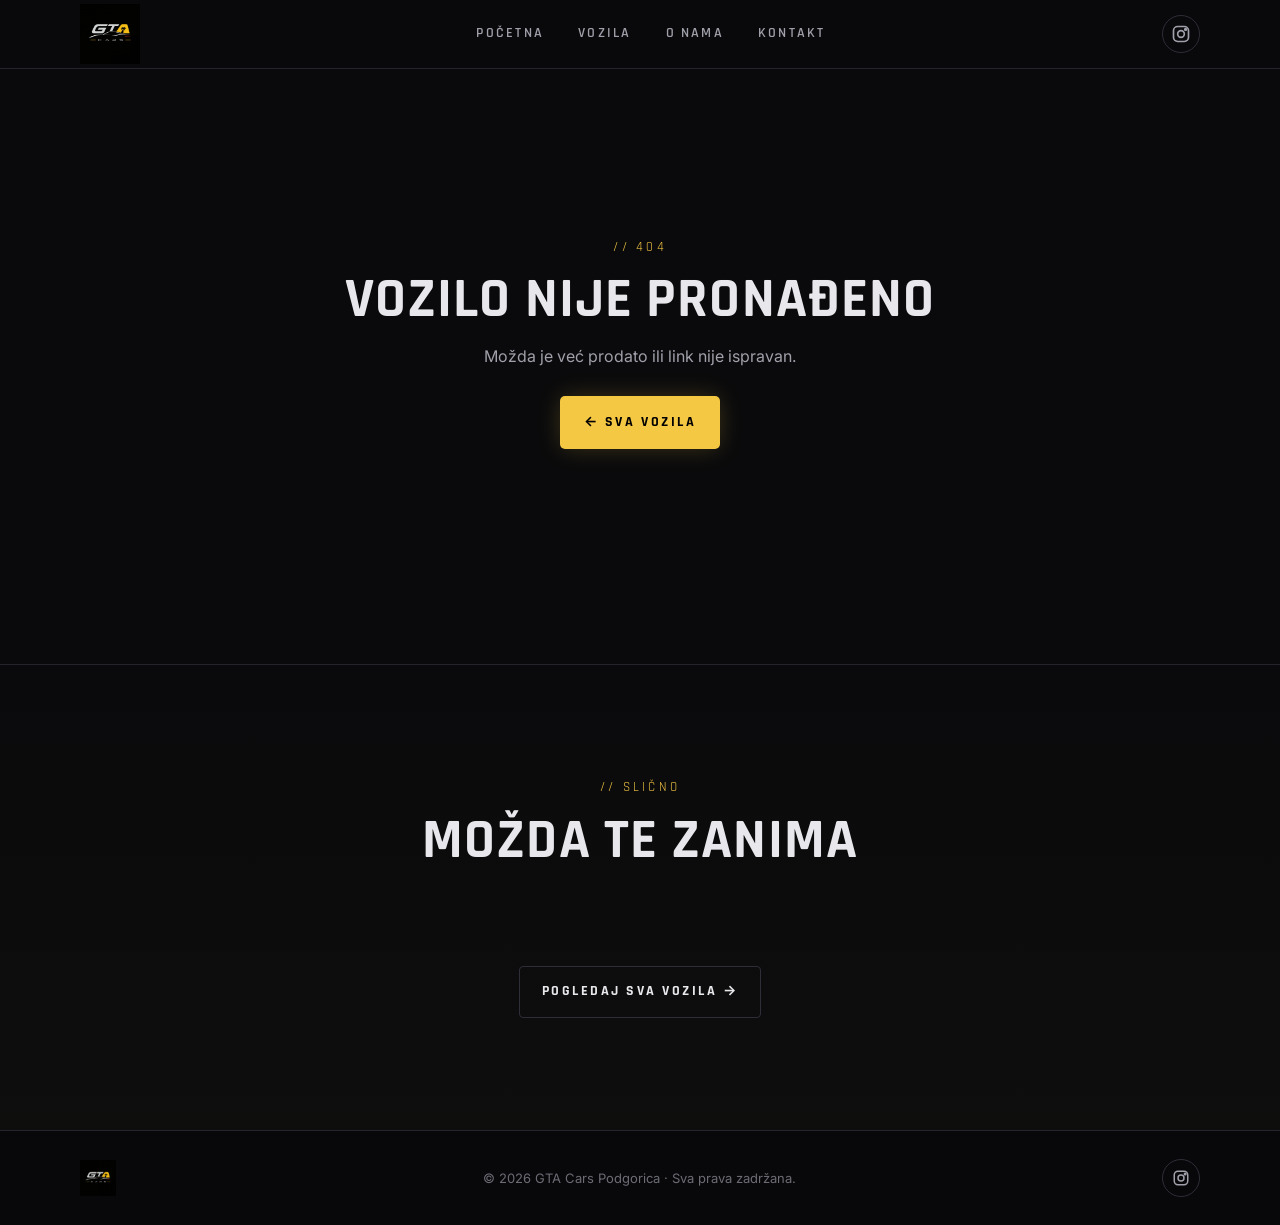
<file: auto.html>
<!doctype html>
<html lang="sr-Latn-ME">
<head>
  <meta charset="utf-8" />
  <meta name="viewport" content="width=device-width, initial-scale=1" />
  <title>Vozilo — GTA Cars Podgorica</title>
  <meta name="description" content="Detalji vozila — GTA Cars Podgorica." />
  <link rel="preconnect" href="https://fonts.googleapis.com" />
  <link rel="preconnect" href="https://fonts.gstatic.com" crossorigin />
  <link href="https://fonts.googleapis.com/css2?family=Rajdhani:wght@500;600;700&family=Inter:wght@400;500;600&display=swap" rel="stylesheet" />
  <link rel="icon" href="data:image/svg+xml,%3Csvg xmlns='http://www.w3.org/2000/svg' viewBox='0 0 32 32'%3E%3Crect width='32' height='32' rx='6' fill='%23000'/%3E%3Ctext x='16' y='23' text-anchor='middle' font-family='Arial,sans-serif' font-weight='900' font-style='italic' font-size='20' fill='%23f5c843'%3EG%3C/text%3E%3C/svg%3E" />
  <link rel="stylesheet" href="style.css" />
</head>
<body>
  <a class="skip" href="#car-detail">Preskoči na sadržaj</a>

  <header class="site-header">
    <div class="container nav-row">
      <a class="brand" href="index.html" aria-label="GTA Cars Podgorica — početna">
        <img class="brand-logo" src="logo.jpeg" alt="GTA Cars Podgorica" />
      </a>
      <nav class="nav" aria-label="Glavna navigacija">
        <a href="index.html">Početna</a>
        <a href="vozila.html">Vozila</a>
        <a href="index.html#o-nama">O nama</a>
        <a href="index.html#kontakt">Kontakt</a>
      </nav>
      <a class="ig-link" href="https://www.instagram.com/_gta_cars_pg_/" target="_blank" rel="noopener" aria-label="Instagram">
        <svg width="20" height="20" viewBox="0 0 24 24" fill="none" stroke="currentColor" stroke-width="2" stroke-linecap="round" stroke-linejoin="round" aria-hidden="true"><rect x="3" y="3" width="18" height="18" rx="5"/><circle cx="12" cy="12" r="4"/><circle cx="17.5" cy="6.5" r="1" fill="currentColor"/></svg>
      </a>
    </div>
  </header>

  <main id="top">

    <section class="detail">
      <div class="container">
        <div id="car-detail">
          <!-- populated by app.js -->
        </div>
      </div>
    </section>

    <section class="cars related-section">
      <div class="container">
        <header class="section-head">
          <div class="kicker">// Slično</div>
          <h2>Možda te zanima</h2>
        </header>
        <div class="car-grid" id="related-grid">
          <!-- populated by app.js -->
        </div>
        <div class="cars-foot">
          <a class="btn btn-ghost" href="vozila.html">Pogledaj sva vozila →</a>
        </div>
      </div>
    </section>

  </main>

  <footer class="site-footer">
    <div class="container footer-row">
      <a class="brand brand-sm" href="index.html" aria-label="GTA Cars Podgorica">
        <img class="brand-logo" src="logo.jpeg" alt="GTA Cars Podgorica" />
      </a>
      <p class="copy">© 2026 GTA Cars Podgorica · Sva prava zadržana.</p>
      <a class="ig-link" href="https://www.instagram.com/_gta_cars_pg_/" target="_blank" rel="noopener" aria-label="Instagram">
        <svg width="18" height="18" viewBox="0 0 24 24" fill="none" stroke="currentColor" stroke-width="2" stroke-linecap="round" stroke-linejoin="round"><rect x="3" y="3" width="18" height="18" rx="5"/><circle cx="12" cy="12" r="4"/><circle cx="17.5" cy="6.5" r="1" fill="currentColor"/></svg>
      </a>
    </div>
  </footer>

  <script src="cars.js"></script>
  <script src="app.js"></script>
</body>
</html>
</file>
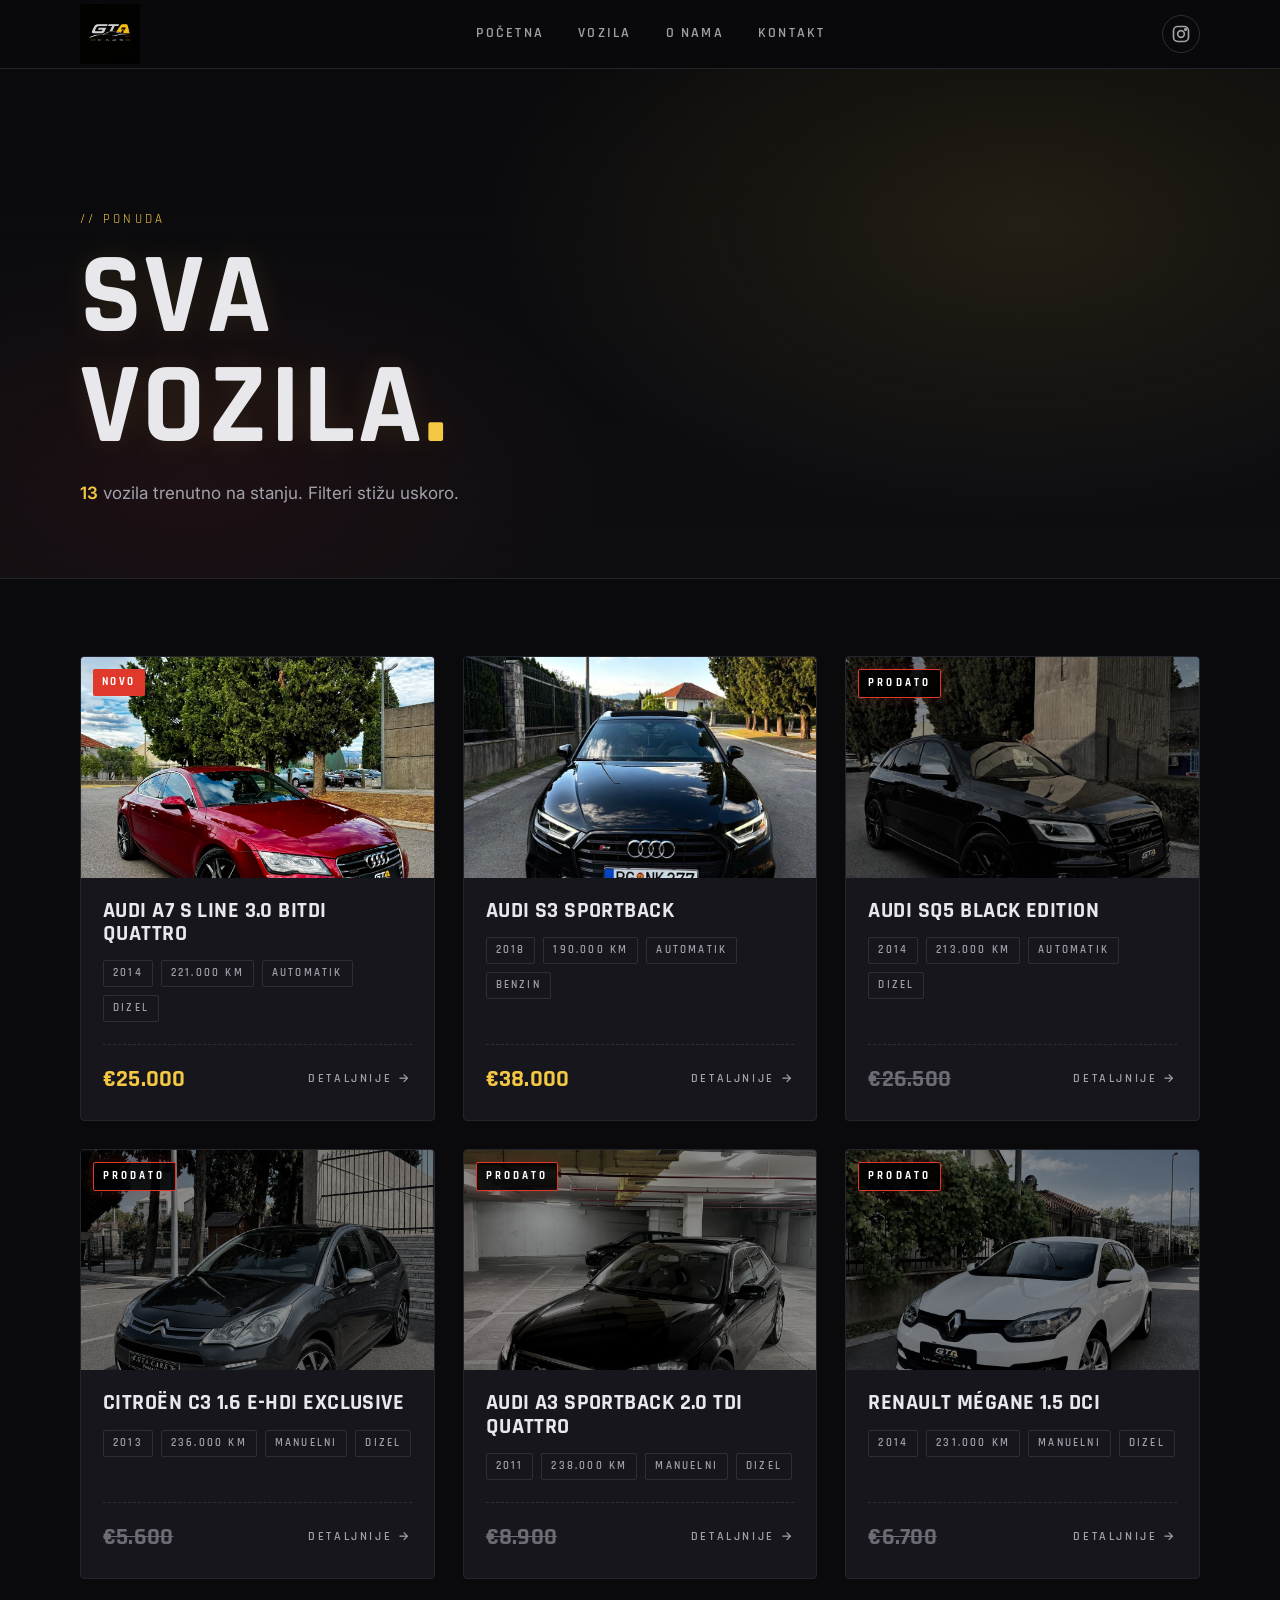
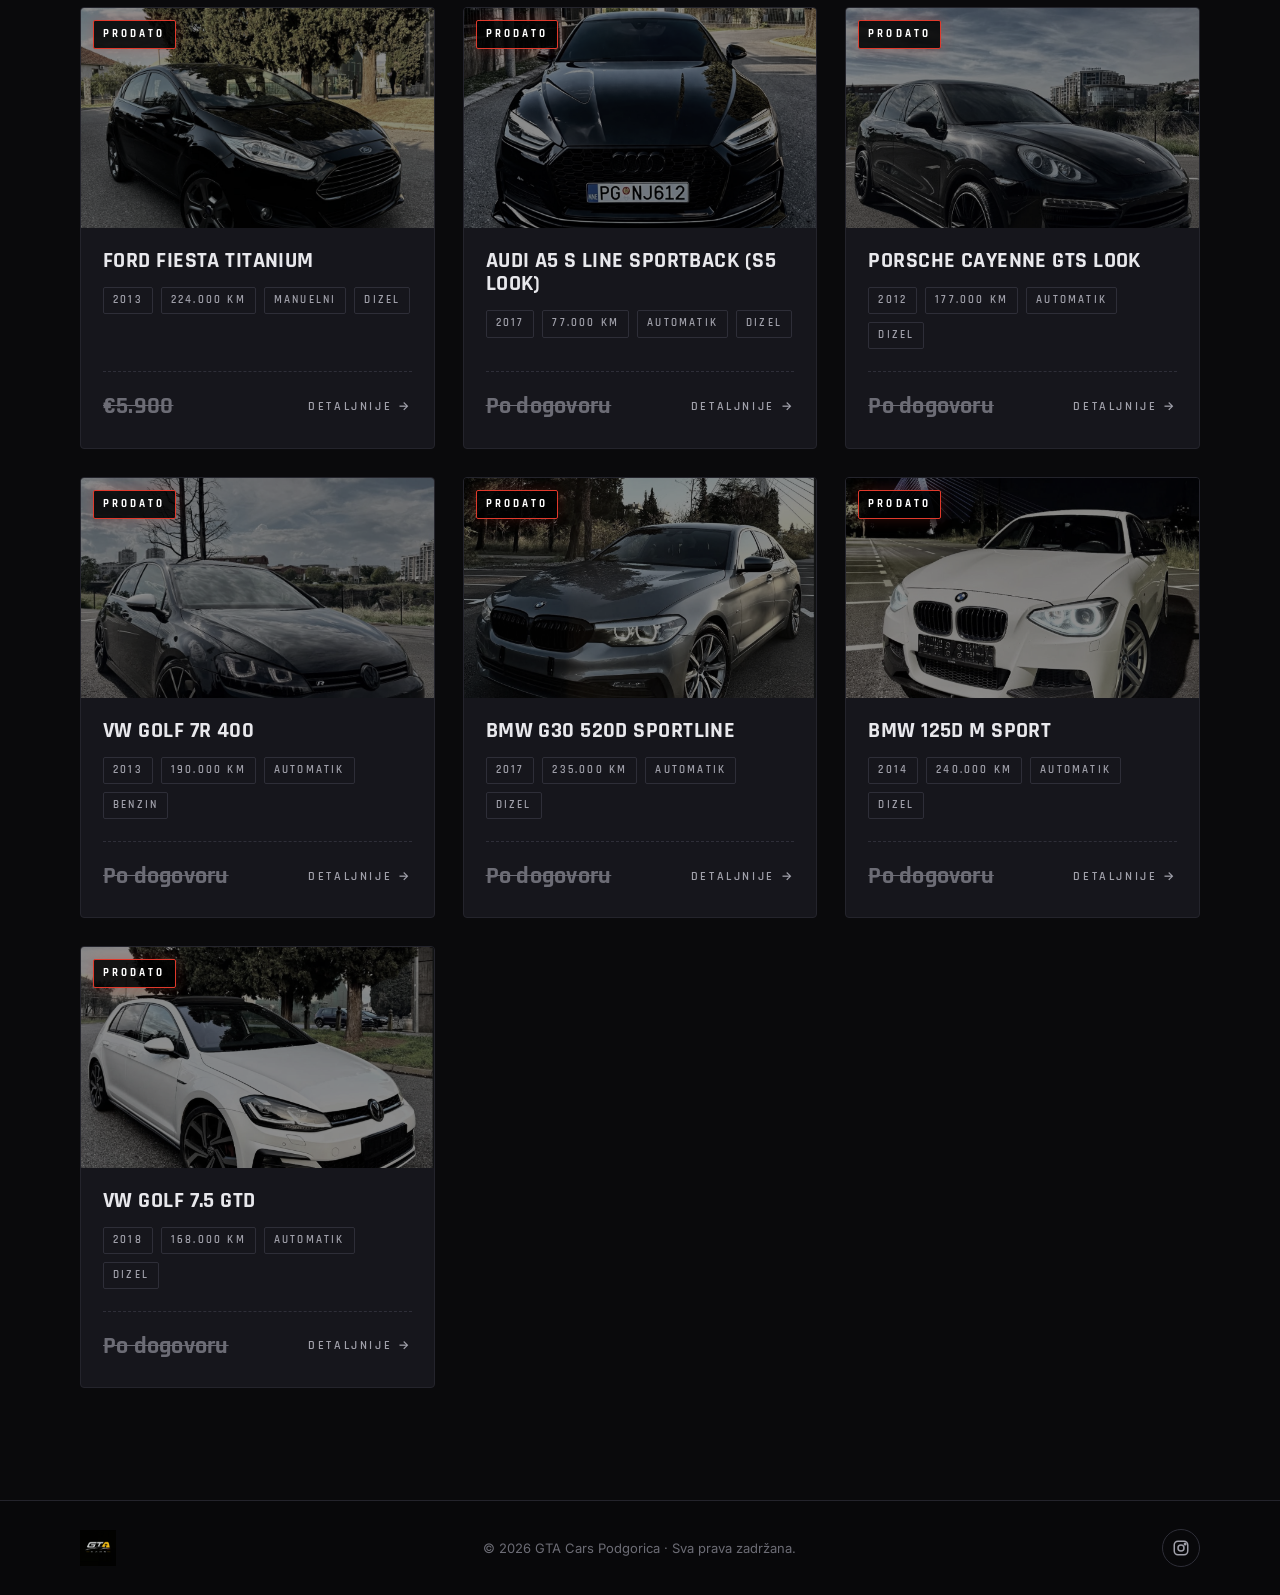
<file: vozila.html>
<!doctype html>
<html lang="sr-Latn-ME">
<head>
  <meta charset="utf-8" />
  <meta name="viewport" content="width=device-width, initial-scale=1" />
  <title>Sva vozila — GTA Cars Podgorica</title>
  <meta name="description" content="Kompletna ponuda vozila — GTA Cars Podgorica." />
  <link rel="preconnect" href="https://fonts.googleapis.com" />
  <link rel="preconnect" href="https://fonts.gstatic.com" crossorigin />
  <link href="https://fonts.googleapis.com/css2?family=Rajdhani:wght@500;600;700&family=Inter:wght@400;500;600&display=swap" rel="stylesheet" />
  <link rel="icon" href="data:image/svg+xml,%3Csvg xmlns='http://www.w3.org/2000/svg' viewBox='0 0 32 32'%3E%3Crect width='32' height='32' rx='6' fill='%23000'/%3E%3Ctext x='16' y='23' text-anchor='middle' font-family='Arial,sans-serif' font-weight='900' font-style='italic' font-size='20' fill='%23f5c843'%3EG%3C/text%3E%3C/svg%3E" />
  <link rel="stylesheet" href="style.css" />
</head>
<body>
  <a class="skip" href="#vozila">Preskoči na ponudu</a>

  <header class="site-header">
    <div class="container nav-row">
      <a class="brand" href="index.html" aria-label="GTA Cars Podgorica — početna">
        <img class="brand-logo" src="logo.jpeg" alt="GTA Cars Podgorica" />
      </a>
      <nav class="nav" aria-label="Glavna navigacija">
        <a href="index.html">Početna</a>
        <a href="vozila.html" aria-current="page">Vozila</a>
        <a href="index.html#o-nama">O nama</a>
        <a href="index.html#kontakt">Kontakt</a>
      </nav>
      <a class="ig-link" href="https://www.instagram.com/_gta_cars_pg_/" target="_blank" rel="noopener" aria-label="Instagram">
        <svg width="20" height="20" viewBox="0 0 24 24" fill="none" stroke="currentColor" stroke-width="2" stroke-linecap="round" stroke-linejoin="round" aria-hidden="true"><rect x="3" y="3" width="18" height="18" rx="5"/><circle cx="12" cy="12" r="4"/><circle cx="17.5" cy="6.5" r="1" fill="currentColor"/></svg>
      </a>
    </div>
  </header>

  <main id="top">

    <section class="page-hero">
      <div class="hero-bg" aria-hidden="true"></div>
      <div class="container page-hero-inner">
        <div class="kicker">// Ponuda</div>
        <h1>Sva<br/>vozila<span class="dot">.</span></h1>
        <p class="page-hero-sub"><span id="car-count">—</span> vozila trenutno na stanju. Filteri stižu uskoro.</p>
      </div>
      <div class="scanlines" aria-hidden="true"></div>
    </section>

    <section id="vozila" class="cars cars-listing">
      <div class="container">
        <div class="car-grid" id="all-cars-grid">
          <!-- populated by app.js -->
        </div>
      </div>
    </section>

  </main>

  <footer class="site-footer">
    <div class="container footer-row">
      <a class="brand brand-sm" href="index.html" aria-label="GTA Cars Podgorica">
        <img class="brand-logo" src="logo.jpeg" alt="GTA Cars Podgorica" />
      </a>
      <p class="copy">© 2026 GTA Cars Podgorica · Sva prava zadržana.</p>
      <a class="ig-link" href="https://www.instagram.com/_gta_cars_pg_/" target="_blank" rel="noopener" aria-label="Instagram">
        <svg width="18" height="18" viewBox="0 0 24 24" fill="none" stroke="currentColor" stroke-width="2" stroke-linecap="round" stroke-linejoin="round"><rect x="3" y="3" width="18" height="18" rx="5"/><circle cx="12" cy="12" r="4"/><circle cx="17.5" cy="6.5" r="1" fill="currentColor"/></svg>
      </a>
    </div>
  </footer>

  <script src="cars.js"></script>
  <script src="app.js"></script>
</body>
</html>
</file>
<file: style.css>
/* ==========================================================
   GTA Cars Podgorica — demo styles
   single-page, no JS
   ========================================================== */

:root {
  --bg: #0a0a0c;
  --bg-elev: #15151a;
  --bg-card: #16161c;
  --line: #24242c;
  --line-2: #2e2e38;
  --text: #e8e8ec;
  --text-dim: #a0a0aa;
  --text-mute: #6c6c75;
  --gold: #f5c843;
  --gold-soft: rgba(245, 200, 67, 0.22);
  --rust: #e0392b;
  --rust-soft: rgba(224, 57, 43, 0.22);
  --chrome: #d6d6da;

  --container: 1200px;
  --pad-x: clamp(20px, 4vw, 40px);
  --radius: 4px;

  --font-head: 'Rajdhani', 'Inter', system-ui, sans-serif;
  --font-body: 'Inter', system-ui, -apple-system, sans-serif;
}

/* ---------- reset / base ---------- */

*, *::before, *::after { box-sizing: border-box; }

html { scroll-behavior: smooth; }

body {
  margin: 0;
  background: var(--bg);
  color: var(--text);
  font-family: var(--font-body);
  font-size: 16px;
  line-height: 1.55;
  -webkit-font-smoothing: antialiased;
  text-rendering: optimizeLegibility;
}

img { max-width: 100%; display: block; }

a { color: inherit; text-decoration: none; }

ul { list-style: none; padding: 0; margin: 0; }

h1, h2, h3 {
  font-family: var(--font-head);
  font-weight: 700;
  letter-spacing: 0.02em;
  margin: 0;
  line-height: 1.05;
  text-transform: uppercase;
}

p { margin: 0 0 1em; }

button { font: inherit; }

::selection { background: var(--gold); color: #000; }

:focus-visible {
  outline: 2px solid var(--gold);
  outline-offset: 3px;
}

/* skip link */
.skip {
  position: absolute;
  left: -9999px;
  top: 0;
  background: var(--gold);
  color: #000;
  padding: 8px 14px;
  font-weight: 600;
  z-index: 100;
}
.skip:focus { left: 12px; top: 12px; }

/* ---------- layout primitives ---------- */

.container {
  max-width: var(--container);
  margin: 0 auto;
  padding-left: var(--pad-x);
  padding-right: var(--pad-x);
}

.kicker {
  font-family: var(--font-head);
  font-size: 13px;
  letter-spacing: 0.25em;
  text-transform: uppercase;
  color: var(--gold);
  margin-bottom: 14px;
}

.eyebrow {
  display: inline-block;
  font-family: var(--font-head);
  font-size: 12px;
  letter-spacing: 0.3em;
  text-transform: uppercase;
  color: var(--gold);
  padding: 6px 12px;
  border: 1px solid var(--gold);
  border-radius: 999px;
  background: rgba(245, 200, 67, 0.06);
  margin-bottom: 28px;
}

.section-head {
  text-align: center;
  max-width: 720px;
  margin: 0 auto 56px;
}
.section-head h2 {
  font-size: clamp(32px, 4.5vw, 56px);
}
.section-head .section-sub {
  color: var(--text-dim);
  margin-top: 16px;
}

/* ---------- buttons ---------- */

.btn {
  display: inline-flex;
  align-items: center;
  gap: 10px;
  padding: 14px 22px;
  font-family: var(--font-head);
  font-weight: 700;
  font-size: 14px;
  letter-spacing: 0.18em;
  text-transform: uppercase;
  border: 1px solid transparent;
  border-radius: var(--radius);
  transition: transform .15s ease, box-shadow .2s ease, background .2s ease, color .2s ease;
  cursor: pointer;
  white-space: nowrap;
}

.btn-primary {
  background: var(--gold);
  color: #000;
  box-shadow: 0 0 0 1px var(--gold), 0 0 24px var(--gold-soft);
}
.btn-primary:hover {
  transform: translateY(-1px);
  box-shadow: 0 0 0 1px var(--gold), 0 0 36px var(--gold);
}

.btn-ghost {
  background: transparent;
  color: var(--text);
  border-color: var(--line-2);
}
.btn-ghost:hover {
  border-color: var(--gold);
  color: var(--gold);
  box-shadow: 0 0 22px var(--gold-soft);
}

.btn .arr { font-size: 12px; }

/* ---------- header / nav ---------- */

.site-header {
  position: sticky;
  top: 0;
  z-index: 50;
  background: rgba(10, 10, 12, 0.78);
  backdrop-filter: saturate(140%) blur(10px);
  -webkit-backdrop-filter: saturate(140%) blur(10px);
  border-bottom: 1px solid var(--line);
}

.nav-row {
  display: flex;
  align-items: center;
  justify-content: space-between;
  gap: 24px;
  height: 68px;
}

.brand {
  display: inline-flex;
  align-items: center;
  isolation: isolate;
  line-height: 0;
}
.brand-logo {
  height: 60px;
  width: auto;
  display: block;
  mix-blend-mode: lighten;
  user-select: none;
  -webkit-user-drag: none;
}
.brand-sm .brand-logo { height: 36px; }

.nav {
  display: flex;
  gap: 6px;
  flex-wrap: wrap;
}
.nav a {
  position: relative;
  padding: 10px 14px;
  font-family: var(--font-head);
  font-weight: 600;
  font-size: 14px;
  letter-spacing: 0.16em;
  text-transform: uppercase;
  color: var(--text-dim);
  border-radius: var(--radius);
  transition: color .15s ease;
}
.nav a:hover { color: var(--text); }
.nav a::after {
  content: "";
  position: absolute;
  left: 14px; right: 14px; bottom: 4px;
  height: 1px;
  background: var(--gold);
  transform: scaleX(0);
  transform-origin: left;
  transition: transform .2s ease;
}
.nav a:hover::after { transform: scaleX(1); }

.ig-link {
  display: inline-flex;
  align-items: center;
  justify-content: center;
  width: 38px; height: 38px;
  border: 1px solid var(--line-2);
  border-radius: 999px;
  color: var(--text-dim);
  transition: color .15s, border-color .15s, box-shadow .2s;
}
.ig-link:hover {
  color: var(--gold);
  border-color: var(--gold);
  box-shadow: 0 0 18px var(--gold-soft);
}

/* ---------- hero ---------- */

.hero {
  position: relative;
  isolation: isolate;
  overflow: hidden;
  min-height: clamp(560px, 84vh, 820px);
  display: flex;
  align-items: center;
}

.hero-bg {
  position: absolute; inset: 0;
  background:
    radial-gradient(900px 500px at 80% 30%, rgba(245,200,67,0.10), transparent 60%),
    radial-gradient(700px 400px at 15% 80%, rgba(224,57,43,0.08), transparent 60%),
    linear-gradient(180deg, #0a0a0c 0%, #0d0d12 100%);
  z-index: -3;
}

.hero-img {
  position: absolute; inset: 0;
  width: 100%; height: 100%;
  object-fit: cover;
  opacity: 0.55;
  z-index: -2;
  filter: saturate(1.05) contrast(1.05);
}

.hero-overlay {
  position: absolute; inset: 0;
  background:
    linear-gradient(90deg, rgba(10,10,12,0.92) 0%, rgba(10,10,12,0.55) 55%, rgba(10,10,12,0.25) 100%),
    linear-gradient(180deg, rgba(10,10,12,0.4) 0%, rgba(10,10,12,0.85) 100%);
  z-index: -1;
}

.scanlines {
  position: absolute; inset: 0;
  background-image: repeating-linear-gradient(
    to bottom,
    rgba(255,255,255,0.03) 0 1px,
    transparent 1px 3px
  );
  pointer-events: none;
  mix-blend-mode: overlay;
  opacity: 0.5;
}

.hero-inner {
  position: relative;
  width: 100%;
  padding-top: 80px;
  padding-bottom: 80px;
}

.hero-title {
  font-size: clamp(64px, 12vw, 156px);
  letter-spacing: -0.01em;
  margin: 0 0 24px;
  line-height: 0.92;
  text-shadow: 0 0 30px rgba(245,200,67,0.15);
}
.hero-title .dot { color: var(--gold); }

.hero-sub {
  max-width: 540px;
  font-size: clamp(16px, 1.6vw, 18px);
  color: var(--text-dim);
  margin-bottom: 36px;
}

.cta-row {
  display: flex;
  gap: 14px;
  flex-wrap: wrap;
}

/* ---------- stats ---------- */

.stats {
  border-top: 1px solid var(--line);
  border-bottom: 1px solid var(--line);
  background: linear-gradient(180deg, #0c0c10 0%, #0a0a0c 100%);
  padding: 56px 0;
}

.stats-grid {
  display: grid;
  grid-template-columns: repeat(3, 1fr);
  gap: 24px;
}

.stat { text-align: center; padding: 12px; }

.stat-num {
  font-family: var(--font-head);
  font-weight: 700;
  font-size: clamp(40px, 5vw, 64px);
  line-height: 1;
  color: var(--text);
  letter-spacing: 0.01em;
}
.stat-num .plus { color: var(--gold); }

.stat-lbl {
  margin-top: 10px;
  font-family: var(--font-head);
  font-size: 12px;
  letter-spacing: 0.25em;
  text-transform: uppercase;
  color: var(--text-mute);
}

/* ---------- cars ---------- */

.cars {
  padding: clamp(64px, 9vw, 112px) 0;
}

.car-grid {
  display: grid;
  grid-template-columns: repeat(3, 1fr);
  gap: 28px;
}

.car {
  position: relative;
  background: var(--bg-card);
  border: 1px solid var(--line);
  border-radius: var(--radius);
  overflow: hidden;
  transition: border-color .2s ease, transform .2s ease, box-shadow .25s ease;
  display: flex;
  flex-direction: column;
}
.car:hover {
  transform: translateY(-3px);
  border-color: var(--gold);
  box-shadow: 0 12px 40px rgba(245,200,67,0.12);
}

.car-img-wrap {
  position: relative;
  aspect-ratio: 16 / 10;
  overflow: hidden;
  background: #0d0d12;
}
.car-img-wrap img {
  width: 100%; height: 100%;
  object-fit: cover;
  transition: transform .6s ease;
}
.car:hover .car-img-wrap img { transform: scale(1.04); }

.badge {
  position: absolute;
  top: 12px; left: 12px;
  z-index: 2;
  font-family: var(--font-head);
  font-size: 11px;
  font-weight: 700;
  letter-spacing: 0.22em;
  text-transform: uppercase;
  padding: 5px 9px;
  background: var(--gold);
  color: #000;
  border-radius: 2px;
}
.badge.alt { background: var(--rust); color: #fff; }
.badge.sold {
  background: rgba(0, 0, 0, 0.85);
  color: #fff;
  border: 1px solid var(--rust);
  letter-spacing: 0.28em;
  box-shadow: 0 0 14px var(--rust-soft);
}

.car.is-sold .car-img-wrap img { filter: grayscale(0.6) brightness(0.55); }
.car.is-sold:hover { transform: none; }
.car.is-sold:hover .car-img-wrap img { filter: grayscale(0.6) brightness(0.6); transform: scale(1); }
.car.is-sold .price { color: var(--text-mute); text-decoration: line-through; text-decoration-thickness: 1px; }

.sold-stamp {
  display: inline-block;
  font-family: var(--font-head);
  font-size: 12px;
  font-weight: 700;
  letter-spacing: 0.3em;
  text-transform: uppercase;
  color: var(--rust);
  border: 1px solid var(--rust);
  background: rgba(224, 57, 43, 0.08);
  padding: 5px 12px;
  border-radius: 2px;
  margin-bottom: 10px;
}
.detail-price.is-sold { color: var(--text-mute); text-decoration: line-through; text-decoration-thickness: 1px; }

.car-body {
  padding: 22px;
  display: flex;
  flex-direction: column;
  flex: 1;
}

.car-body h3 {
  font-size: 22px;
  letter-spacing: 0.02em;
  margin-bottom: 14px;
}

.car-meta {
  display: flex;
  flex-wrap: wrap;
  gap: 8px;
  margin-bottom: 22px;
}
.car-meta li {
  font-family: var(--font-head);
  font-size: 11px;
  font-weight: 600;
  letter-spacing: 0.2em;
  text-transform: uppercase;
  color: var(--text-dim);
  padding: 4px 9px;
  border: 1px solid var(--line-2);
  border-radius: 2px;
}

.car-foot {
  margin-top: auto;
  display: flex;
  align-items: center;
  justify-content: space-between;
  padding-top: 16px;
  border-top: 1px dashed var(--line-2);
}
.price {
  font-family: var(--font-head);
  font-weight: 700;
  font-size: 24px;
  color: var(--gold);
  letter-spacing: 0.01em;
}
.more {
  font-family: var(--font-head);
  font-size: 12px;
  font-weight: 600;
  letter-spacing: 0.22em;
  text-transform: uppercase;
  color: var(--text-dim);
  transition: color .15s;
}
.more:hover { color: var(--rust); }

.cars-foot {
  margin-top: 56px;
  text-align: center;
}

/* ---------- about ---------- */

.about {
  padding: clamp(64px, 9vw, 112px) 0;
  background:
    linear-gradient(180deg, transparent 0%, rgba(224,57,43,0.03) 50%, transparent 100%),
    var(--bg);
  border-top: 1px solid var(--line);
  border-bottom: 1px solid var(--line);
}

.about-grid {
  display: grid;
  grid-template-columns: 1.05fr 1fr;
  gap: clamp(40px, 6vw, 80px);
  align-items: center;
}

.about-copy h2 {
  font-size: clamp(32px, 4.5vw, 52px);
  margin-bottom: 24px;
}
.about-copy p {
  color: var(--text-dim);
  margin-bottom: 16px;
}

.value-list {
  margin-top: 28px;
  display: grid;
  gap: 12px;
}
.value-list li {
  display: flex;
  align-items: center;
  gap: 12px;
  font-family: var(--font-head);
  font-weight: 600;
  font-size: 15px;
  letter-spacing: 0.06em;
  text-transform: uppercase;
  color: var(--text);
}
.value-list .bullet { color: var(--gold); font-size: 12px; }

.about-photo {
  position: relative;
  aspect-ratio: 4 / 5;
}
.about-photo img {
  width: 100%; height: 100%;
  object-fit: cover;
  border-radius: var(--radius);
  position: relative;
  z-index: 1;
}
.about-photo-frame {
  position: absolute;
  inset: -14px -14px 14px 14px;
  border: 1px solid var(--gold);
  border-radius: var(--radius);
  pointer-events: none;
  z-index: 0;
  box-shadow: 0 0 40px var(--gold-soft);
}

/* ---------- contact ---------- */

.contact {
  padding: clamp(64px, 9vw, 112px) 0;
}

.contact-grid {
  display: grid;
  grid-template-columns: 1fr 1.15fr;
  gap: clamp(40px, 5vw, 64px);
  align-items: stretch;
}

.contact-info h2 {
  font-size: clamp(32px, 4vw, 48px);
  margin-bottom: 32px;
}

.contact-list {
  display: grid;
  gap: 22px;
  margin-bottom: 40px;
}
.cl-row { border-left: 2px solid var(--gold); padding-left: 16px; }
.cl-row dt {
  font-family: var(--font-head);
  font-size: 11px;
  font-weight: 600;
  letter-spacing: 0.28em;
  text-transform: uppercase;
  color: var(--text-mute);
  margin-bottom: 6px;
}
.cl-row dd { margin: 0; color: var(--text); font-size: 16px; }
.cl-row a { color: var(--text); border-bottom: 1px solid transparent; transition: border-color .15s, color .15s; }
.cl-row a:hover { color: var(--gold); border-color: var(--gold); }

.socials {
  display: flex;
  gap: 12px;
  flex-wrap: wrap;
}
.soc {
  display: inline-flex;
  align-items: center;
  gap: 10px;
  padding: 10px 16px;
  border: 1px solid var(--line-2);
  border-radius: 999px;
  font-family: var(--font-head);
  font-size: 13px;
  font-weight: 600;
  letter-spacing: 0.18em;
  text-transform: uppercase;
  color: var(--text-dim);
  transition: color .15s, border-color .15s, box-shadow .2s;
}
.soc:hover {
  color: var(--gold);
  border-color: var(--gold);
  box-shadow: 0 0 18px var(--gold-soft);
}

.contact-map {
  min-height: 420px;
  border: 1px solid var(--line-2);
  border-radius: var(--radius);
  overflow: hidden;
  background: var(--bg-elev);
}
.contact-map iframe {
  filter: grayscale(0.6) contrast(1.05) invert(0.88);
}

/* ---------- footer ---------- */

.site-footer {
  border-top: 1px solid var(--line);
  background: #08080a;
  padding: 28px 0;
}
.footer-row {
  display: flex;
  align-items: center;
  justify-content: space-between;
  gap: 18px;
  flex-wrap: wrap;
}
.brand-sm { font-size: 16px; }
.copy {
  margin: 0;
  font-size: 13px;
  color: var(--text-mute);
}

/* ---------- card as full-area link ---------- */

.car .badge { pointer-events: none; z-index: 3; }
.car-link {
  display: flex;
  flex-direction: column;
  flex: 1;
  color: inherit;
}
.car:focus-within {
  border-color: var(--gold);
  box-shadow: 0 12px 40px rgba(245,200,67,0.12);
}
.car-link:hover .more,
.car-link:focus-visible .more { color: var(--rust); }

/* ---------- page-hero (sub-pages) ---------- */

.page-hero {
  position: relative;
  isolation: isolate;
  overflow: hidden;
  padding: clamp(72px, 11vw, 140px) 0 clamp(40px, 6vw, 72px);
  border-bottom: 1px solid var(--line);
}
.page-hero .hero-bg { z-index: -2; }
.page-hero-inner { position: relative; }
.page-hero h1 {
  font-size: clamp(48px, 9vw, 120px);
  line-height: 0.95;
  margin: 12px 0 18px;
  text-shadow: 0 0 30px rgba(245,200,67,0.12);
}
.page-hero h1 .dot { color: var(--gold); }
.page-hero-sub {
  color: var(--text-dim);
  font-size: clamp(15px, 1.4vw, 17px);
  max-width: 540px;
  margin: 0;
}
.page-hero-sub #car-count { color: var(--gold); font-weight: 600; }

/* ---------- breadcrumbs ---------- */

.crumbs {
  font-family: var(--font-head);
  font-size: 12px;
  letter-spacing: 0.2em;
  text-transform: uppercase;
  color: var(--text-mute);
  display: flex;
  flex-wrap: wrap;
  gap: 8px;
  align-items: center;
  margin: 8px 0 28px;
}
.crumbs a { color: var(--text-dim); transition: color .15s; }
.crumbs a:hover { color: var(--gold); }
.crumbs > span { color: var(--line-2); }
.crumbs .crumbs-current { color: var(--text); }

/* ---------- detail layout ---------- */

.detail { padding: clamp(28px, 4vw, 48px) 0 clamp(56px, 8vw, 96px); }

.detail-grid {
  display: grid;
  grid-template-columns: 1.5fr 1fr;
  gap: clamp(28px, 4vw, 56px);
  align-items: start;
}

.detail-body {
  grid-column: 1 / -1;
  display: grid;
  gap: clamp(36px, 5vw, 56px);
  margin-top: clamp(36px, 5vw, 56px);
  padding-top: clamp(36px, 5vw, 56px);
  border-top: 1px solid var(--line);
}
.detail-block .kicker { margin-bottom: 18px; }
.detail-block p { color: var(--text-dim); max-width: 720px; font-size: 16px; }

/* ---------- gallery / carousel ---------- */

.gallery { display: grid; gap: 14px; }

.gal-stage {
  position: relative;
  aspect-ratio: 16 / 10;
  overflow: hidden;
  background: #0d0d12;
  border: 1px solid var(--line);
  border-radius: var(--radius);
  isolation: isolate;
}
.gal-main {
  width: 100%; height: 100%;
  object-fit: cover;
  transition: opacity .25s ease;
}
.gal-stage::after {
  content: "";
  position: absolute; inset: 0;
  background: linear-gradient(180deg, transparent 65%, rgba(0,0,0,0.55) 100%);
  pointer-events: none;
}

.gal-arrow {
  position: absolute;
  top: 50%;
  transform: translateY(-50%);
  width: 48px; height: 48px;
  display: inline-flex;
  align-items: center;
  justify-content: center;
  font-size: 28px;
  line-height: 1;
  font-family: var(--font-head);
  background: rgba(10, 10, 12, 0.7);
  color: var(--text);
  border: 1px solid var(--line-2);
  border-radius: 999px;
  cursor: pointer;
  backdrop-filter: blur(6px);
  -webkit-backdrop-filter: blur(6px);
  transition: color .15s, border-color .15s, background .15s;
  z-index: 2;
}
.gal-arrow:hover {
  color: var(--gold);
  border-color: var(--gold);
  background: rgba(245,200,67,0.10);
  box-shadow: 0 0 20px var(--gold-soft);
}
.gal-prev { left: 14px; }
.gal-next { right: 14px; }

.gal-counter {
  position: absolute;
  right: 14px; bottom: 14px;
  z-index: 2;
  font-family: var(--font-head);
  font-size: 12px;
  font-weight: 600;
  letter-spacing: 0.22em;
  text-transform: uppercase;
  color: var(--text);
  padding: 5px 10px;
  background: rgba(10, 10, 12, 0.7);
  border: 1px solid var(--line-2);
  border-radius: 2px;
  backdrop-filter: blur(6px);
  -webkit-backdrop-filter: blur(6px);
}
.gal-counter .gal-i { color: var(--gold); }

.gal-badge { top: 14px; left: 14px; z-index: 2; }

.gal-thumbs {
  display: grid;
  grid-template-columns: repeat(4, 1fr);
  gap: 10px;
}
.gal-thumb {
  position: relative;
  aspect-ratio: 16 / 10;
  overflow: hidden;
  padding: 0;
  background: #0d0d12;
  border: 1px solid var(--line);
  border-radius: var(--radius);
  cursor: pointer;
  transition: border-color .15s, transform .15s, box-shadow .2s;
}
.gal-thumb img {
  width: 100%; height: 100%;
  object-fit: cover;
  transition: transform .3s ease;
}
.gal-thumb:hover { border-color: var(--line-2); transform: translateY(-1px); }
.gal-thumb:hover img { transform: scale(1.05); }
.gal-thumb.is-active {
  border-color: var(--gold);
  box-shadow: 0 0 0 1px var(--gold), 0 0 18px var(--gold-soft);
}

/* ---------- detail aside ---------- */

.detail-aside {
  position: sticky;
  top: 88px;
  max-height: calc(100vh - 104px);
  overflow-y: auto;
  background: var(--bg-card);
  border: 1px solid var(--line);
  border-radius: var(--radius);
  padding: clamp(16px, 1.8vw, 22px);
  scrollbar-width: thin;
  scrollbar-color: var(--line-2) transparent;
}
.detail-aside::-webkit-scrollbar { width: 6px; }
.detail-aside::-webkit-scrollbar-thumb { background: var(--line-2); border-radius: 3px; }
.detail-aside::-webkit-scrollbar-track { background: transparent; }
.detail-aside .kicker { margin-bottom: 8px; }
.detail-aside h1 {
  font-size: clamp(20px, 2.2vw, 26px);
  margin-bottom: 10px;
}
.detail-meta { margin-bottom: 14px; }
.detail-price {
  font-family: var(--font-head);
  font-weight: 700;
  font-size: clamp(28px, 3.2vw, 36px);
  color: var(--gold);
  letter-spacing: 0.01em;
  line-height: 1;
  margin: 0 0 14px;
  padding-bottom: 14px;
  border-bottom: 1px dashed var(--line-2);
}
.detail-cta {
  display: flex;
  gap: 10px;
  flex-wrap: wrap;
  margin-bottom: 12px;
}
.detail-cta .btn {
  flex: 1;
  justify-content: center;
  min-width: 0;
  padding: 11px 14px;
  font-size: 13px;
  letter-spacing: 0.14em;
}
.detail-note {
  font-family: var(--font-head);
  font-size: 10px;
  font-weight: 600;
  letter-spacing: 0.16em;
  text-transform: uppercase;
  color: var(--text-mute);
  display: flex;
  align-items: center;
  gap: 8px;
  line-height: 1.3;
}
.dot-cyan { color: var(--gold); font-size: 8px; }

/* ---------- specs ---------- */

.specs-grid {
  display: grid;
  grid-template-columns: repeat(2, 1fr);
  margin: 0;
  border: 1px solid var(--line);
  border-radius: var(--radius);
  background: var(--bg-card);
  overflow: hidden;
}
.specs-grid .spec {
  display: flex;
  align-items: center;
  justify-content: space-between;
  gap: 18px;
  padding: 14px 18px;
  border-bottom: 1px solid var(--line);
}
.specs-grid .spec:nth-child(odd) { border-right: 1px solid var(--line); }
.specs-grid .spec:nth-last-child(-n+2) { border-bottom: 0; }
.specs-grid dt {
  font-family: var(--font-head);
  font-size: 11px;
  font-weight: 600;
  letter-spacing: 0.22em;
  text-transform: uppercase;
  color: var(--text-mute);
  margin: 0;
}
.specs-grid dd {
  margin: 0;
  font-family: var(--font-head);
  font-weight: 600;
  font-size: 14px;
  color: var(--text);
  text-align: right;
  letter-spacing: 0.04em;
}

.features-list {
  grid-template-columns: repeat(2, 1fr);
  gap: 10px 24px;
  margin-top: 0;
}

/* ---------- related ---------- */

.related-section {
  border-top: 1px solid var(--line);
  background: linear-gradient(180deg, transparent 0%, rgba(245,200,67,0.02) 100%);
}
.related-section .section-head { margin-bottom: 40px; }

/* ---------- 404 / missing ---------- */

.detail-missing { text-align: center; padding: clamp(60px, 10vw, 120px) 0; }
.detail-missing h1 { font-size: clamp(36px, 5vw, 56px); margin: 12px 0 14px; }
.detail-missing p { color: var(--text-dim); margin-bottom: 28px; }

/* listing variant */
.cars-listing { padding-top: clamp(40px, 6vw, 80px); }

/* ---------- lightbox ---------- */

.gal-main { cursor: zoom-in; }

.lightbox {
  position: fixed;
  inset: 0;
  background: rgba(0, 0, 0, 0.94);
  z-index: 1000;
  display: flex;
  align-items: center;
  justify-content: center;
  opacity: 0;
  visibility: hidden;
  transition: opacity .2s ease, visibility 0s linear .2s;
  cursor: zoom-out;
  padding: 20px;
}
.lightbox.is-open {
  opacity: 1;
  visibility: visible;
  transition: opacity .2s ease, visibility 0s linear 0s;
}

.lb-img {
  max-width: 95vw;
  max-height: 92vh;
  object-fit: contain;
  cursor: default;
  user-select: none;
  -webkit-user-drag: none;
  border: 1px solid var(--line);
  background: #0d0d12;
}

.lightbox .lb-arrow,
.lightbox .lb-close {
  position: absolute;
  display: inline-flex;
  align-items: center;
  justify-content: center;
  font-family: var(--font-head);
  line-height: 1;
  background: rgba(20, 20, 24, 0.7);
  color: var(--text);
  border: 1px solid var(--line-2);
  border-radius: 999px;
  cursor: pointer;
  backdrop-filter: blur(6px);
  -webkit-backdrop-filter: blur(6px);
  transition: color .15s, border-color .15s, background .15s, box-shadow .2s;
  z-index: 2;
}
.lightbox .lb-arrow:hover,
.lightbox .lb-close:hover {
  color: var(--gold);
  border-color: var(--gold);
  background: rgba(245, 200, 67, 0.1);
  box-shadow: 0 0 22px var(--gold-soft);
}
.lb-prev, .lb-next {
  top: 50%;
  transform: translateY(-50%);
  width: 52px; height: 52px;
  font-size: 30px;
}
.lb-prev { left: 24px; }
.lb-next { right: 24px; }
.lb-close {
  top: 24px; right: 24px;
  width: 44px; height: 44px;
  font-size: 24px;
}

.lb-counter {
  position: absolute;
  bottom: 24px; left: 50%;
  transform: translateX(-50%);
  font-family: var(--font-head);
  font-size: 12px;
  font-weight: 600;
  letter-spacing: 0.22em;
  text-transform: uppercase;
  color: var(--text);
  padding: 6px 14px;
  background: rgba(20, 20, 24, 0.7);
  border: 1px solid var(--line-2);
  border-radius: 2px;
  backdrop-filter: blur(6px);
  -webkit-backdrop-filter: blur(6px);
}
.lb-counter .lb-i { color: var(--gold); }

/* ---------- responsive ---------- */

@media (max-width: 1024px) {
  .car-grid { grid-template-columns: repeat(2, 1fr); }
  .about-grid { grid-template-columns: 1fr; }
  .about-photo { max-width: 520px; aspect-ratio: 4/3; }
  .contact-grid { grid-template-columns: 1fr; }
  .detail-grid { grid-template-columns: 1fr; }
  .detail-aside { position: static; }
  .features-list { grid-template-columns: 1fr; }
}

@media (max-width: 720px) {
  .nav-row { height: auto; padding-top: 12px; padding-bottom: 12px; flex-wrap: wrap; }
  .nav { order: 3; width: 100%; gap: 0; justify-content: space-between; }
  .nav a { padding: 8px 6px; font-size: 12px; letter-spacing: 0.12em; }
  .stats { padding: 36px 0; }
  .stats-grid { grid-template-columns: repeat(3, 1fr); gap: 32px 12px; }
  .car-grid { grid-template-columns: 1fr; gap: 20px; }
  .hero-inner { padding-top: 60px; padding-bottom: 60px; }
  .hero { min-height: 560px; }
  .footer-row { justify-content: center; text-align: center; }
  .gal-thumbs { grid-template-columns: repeat(4, 1fr); gap: 6px; }
  .gal-arrow { width: 40px; height: 40px; font-size: 22px; }
  .lb-prev, .lb-next { width: 40px; height: 40px; font-size: 22px; }
  .lb-prev { left: 12px; }
  .lb-next { right: 12px; }
  .lb-close { width: 38px; height: 38px; font-size: 22px; top: 16px; right: 16px; }
  .lb-counter { font-size: 11px; padding: 5px 10px; bottom: 16px; }
  .specs-grid { grid-template-columns: 1fr; }
  .specs-grid .spec:nth-child(odd) { border-right: 0; }
  .specs-grid .spec:nth-last-child(2) { border-bottom: 1px solid var(--line); }
  .detail-cta .btn { flex: 1 1 100%; }
}

@media (max-width: 420px) {
  .btn { padding: 12px 16px; font-size: 12px; letter-spacing: 0.14em; }
  .car-meta li { font-size: 10px; padding: 3px 7px; }
  .gal-counter { right: 8px; bottom: 8px; font-size: 10px; padding: 4px 8px; }
}
</file>
